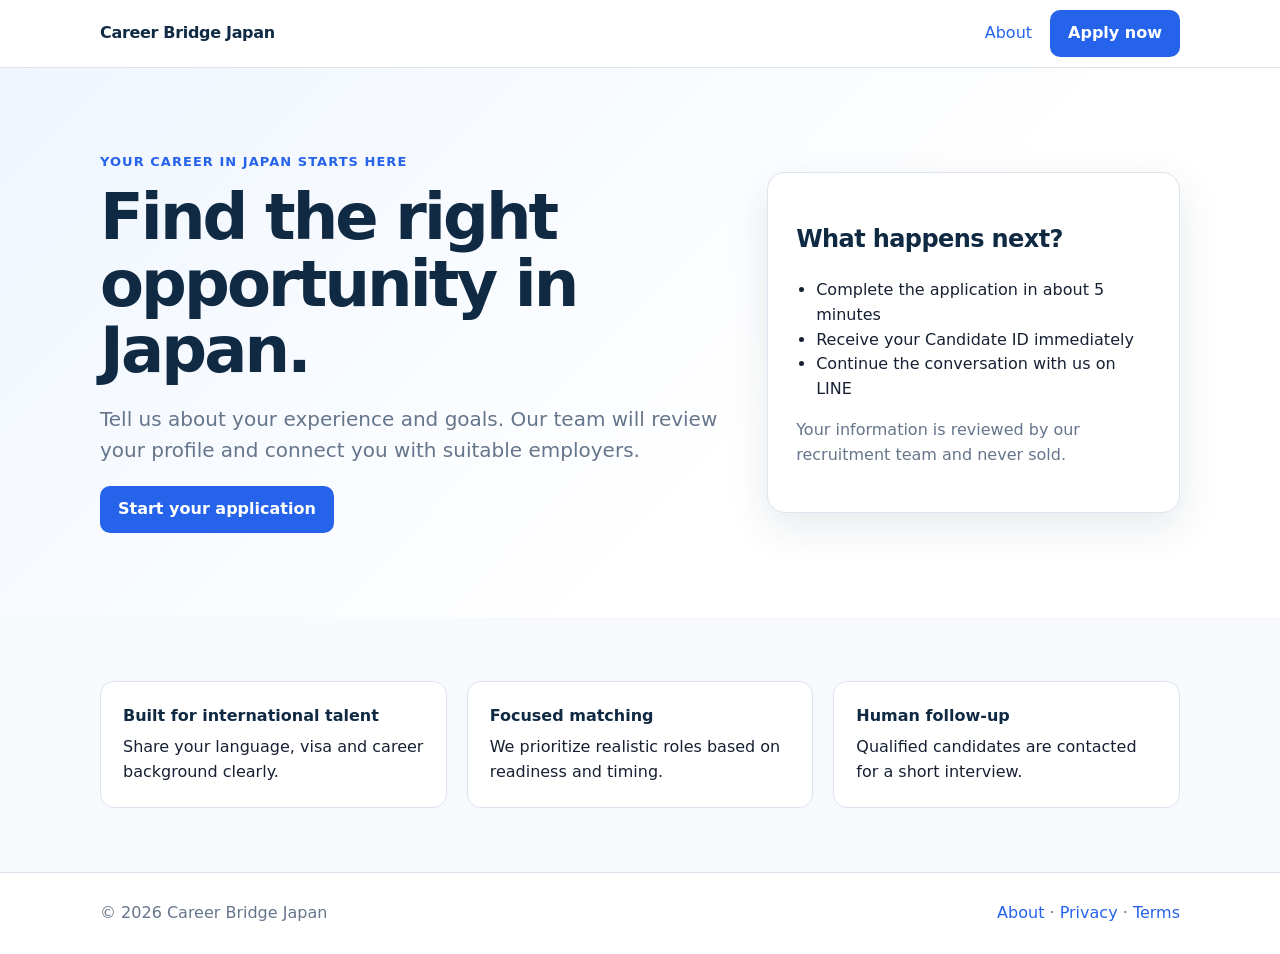
<file: static/index.html>
<!doctype html><html lang="en"><head><meta charset="utf-8"><meta name="viewport" content="width=device-width,initial-scale=1"><title>Career Bridge Japan</title><link rel="stylesheet" href="/static/styles.css"></head><body><nav class="nav"><div class="wrap"><a class="brand" href="/">Career Bridge Japan</a><div class="navlinks"><a href="/about">About</a><a class="btn" href="/apply">Apply now</a></div></div></nav><main><section class="hero"><div class="wrap hero-grid"><div><div class="eyebrow">Your career in Japan starts here</div><h1>Find the right opportunity in Japan.</h1><p class="lead">Tell us about your experience and goals. Our team will review your profile and connect you with suitable employers.</p><a class="btn" href="/apply">Start your application</a></div><div class="hero-card"><h2>What happens next?</h2><ul><li>Complete the application in about 5 minutes</li><li>Receive your Candidate ID immediately</li><li>Continue the conversation with us on LINE</li></ul><p class="muted">Your information is reviewed by our recruitment team and never sold.</p></div></div></section><section class="section"><div class="wrap three"><div class="feature"><b>Built for international talent</b>Share your language, visa and career background clearly.</div><div class="feature"><b>Focused matching</b>We prioritize realistic roles based on readiness and timing.</div><div class="feature"><b>Human follow-up</b>Qualified candidates are contacted for a short interview.</div></div></section></main><footer><div class="wrap"><span>© <span data-year></span> Career Bridge Japan</span><span><a href="/about">About</a> · <a href="/privacy">Privacy</a> · <a href="/terms">Terms</a></span></div></footer><script src="/static/common.js"></script></body></html>
</file>
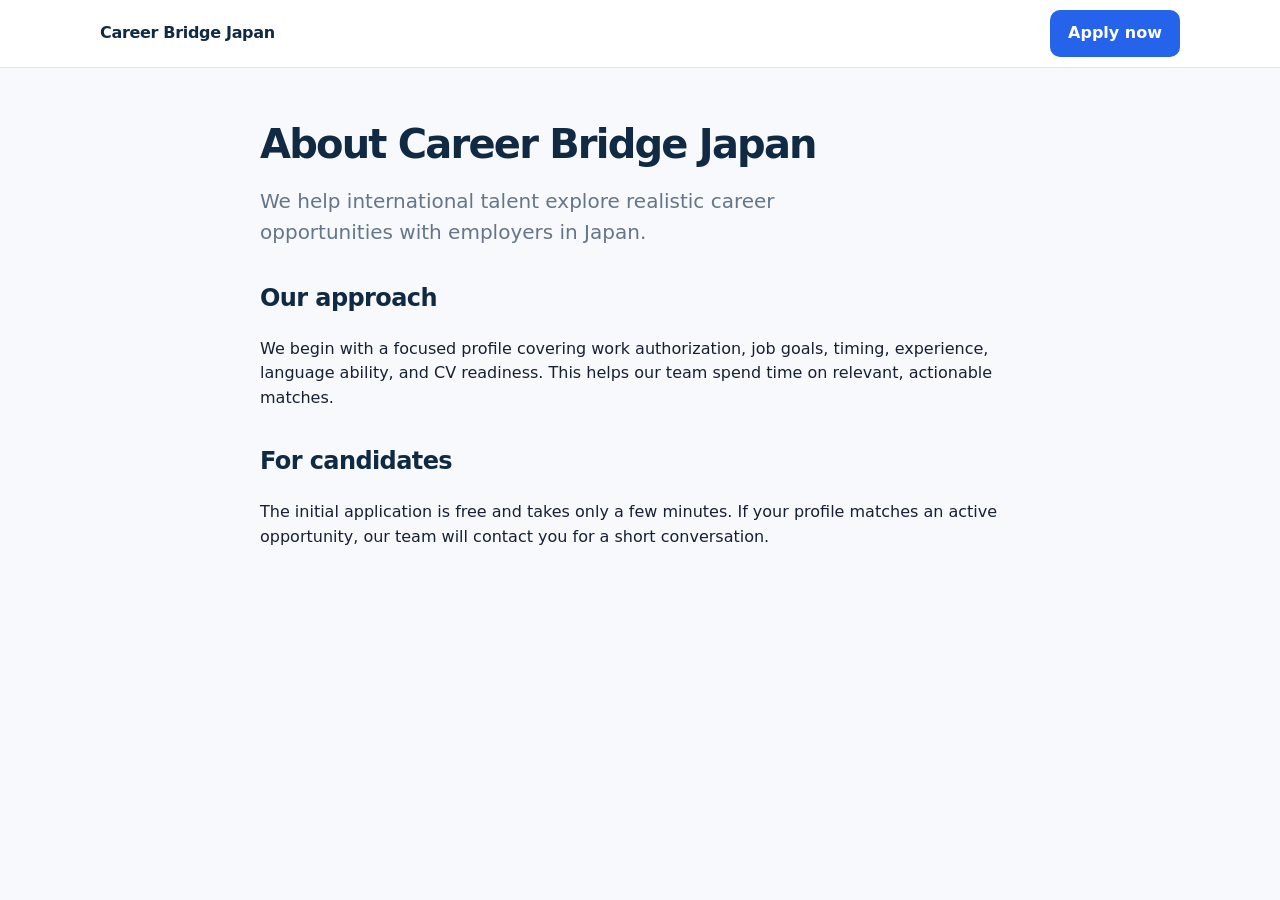
<file: static/about.html>
<!doctype html><html lang="en"><head><meta charset="utf-8"><meta name="viewport" content="width=device-width,initial-scale=1"><title>About — Career Bridge Japan</title><link rel="stylesheet" href="/static/styles.css"></head><body><nav class="nav"><div class="wrap"><a class="brand" href="/">Career Bridge Japan</a><a class="btn" href="/apply">Apply now</a></div></nav><main class="page narrow legal"><h1>About Career Bridge Japan</h1><p class="lead">We help international talent explore realistic career opportunities with employers in Japan.</p><h2>Our approach</h2><p>We begin with a focused profile covering work authorization, job goals, timing, experience, language ability, and CV readiness. This helps our team spend time on relevant, actionable matches.</p><h2>For candidates</h2><p>The initial application is free and takes only a few minutes. If your profile matches an active opportunity, our team will contact you for a short conversation.</p></main></body></html>
</file>
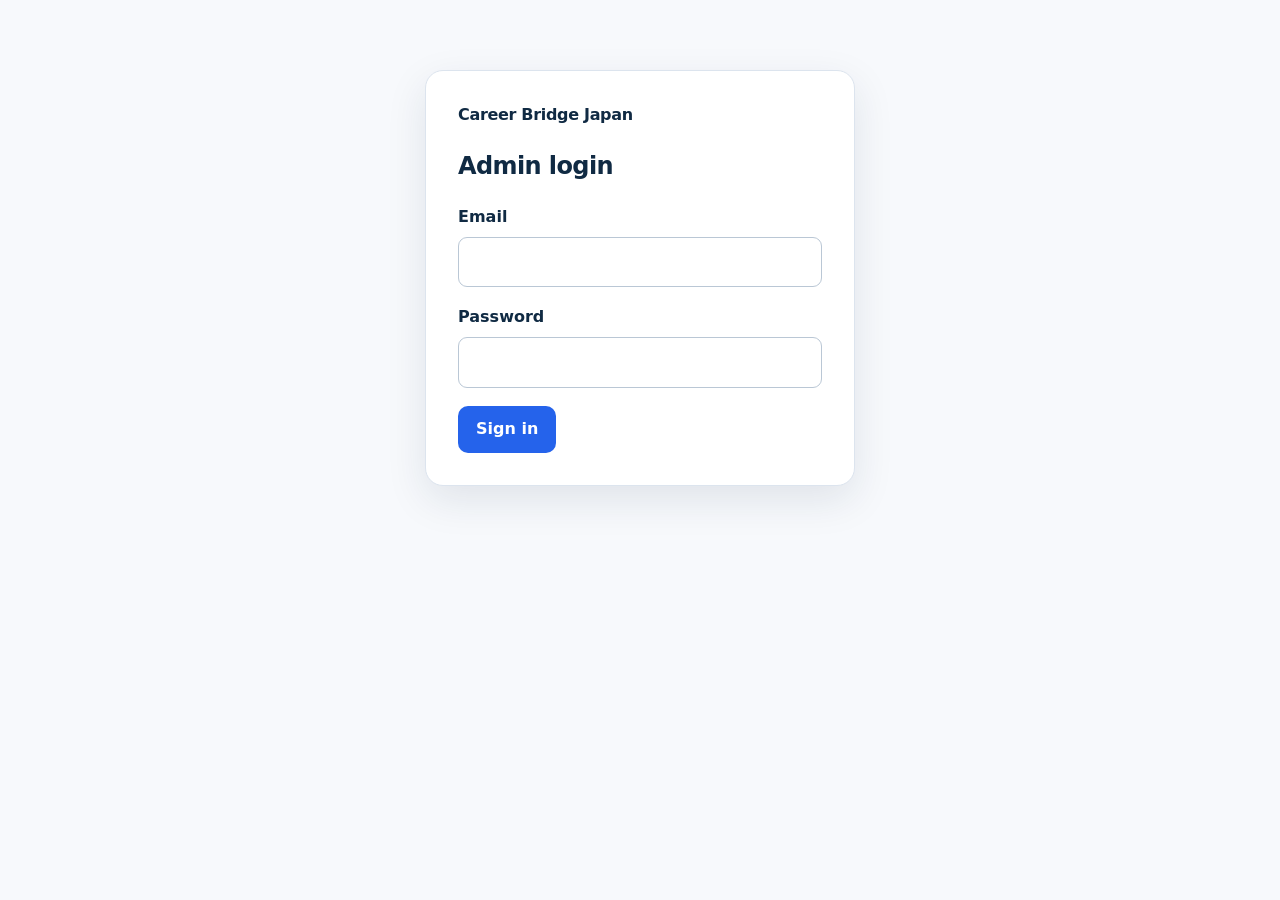
<file: static/admin-login.html>
<!doctype html><html lang="en"><head><meta charset="utf-8"><meta name="viewport" content="width=device-width,initial-scale=1"><title>Admin login — Career Bridge Japan</title><link rel="stylesheet" href="/static/styles.css"></head><body><main class="login"><div class="card"><a class="brand" href="/">Career Bridge Japan</a><h2>Admin login</h2><form id="login"><div class="field"><label>Email</label><input name="email" type="email" autocomplete="username" required></div><div class="field"><label>Password</label><input name="password" type="password" autocomplete="current-password" required></div><div id="err" class="error" hidden></div><button class="btn" type="submit">Sign in</button></form></div></main><script src="/static/common.js"></script><script>document.querySelector('#login').onsubmit=async e=>{e.preventDefault();const b=e.target.querySelector('button'),err=document.querySelector('#err');b.disabled=true;try{await api('/api/admin/login',{method:'POST',body:JSON.stringify(Object.fromEntries(new FormData(e.target)))});location.href='/admin'}catch(x){err.textContent=x.message;err.hidden=false;b.disabled=false}}</script></body></html>
</file>
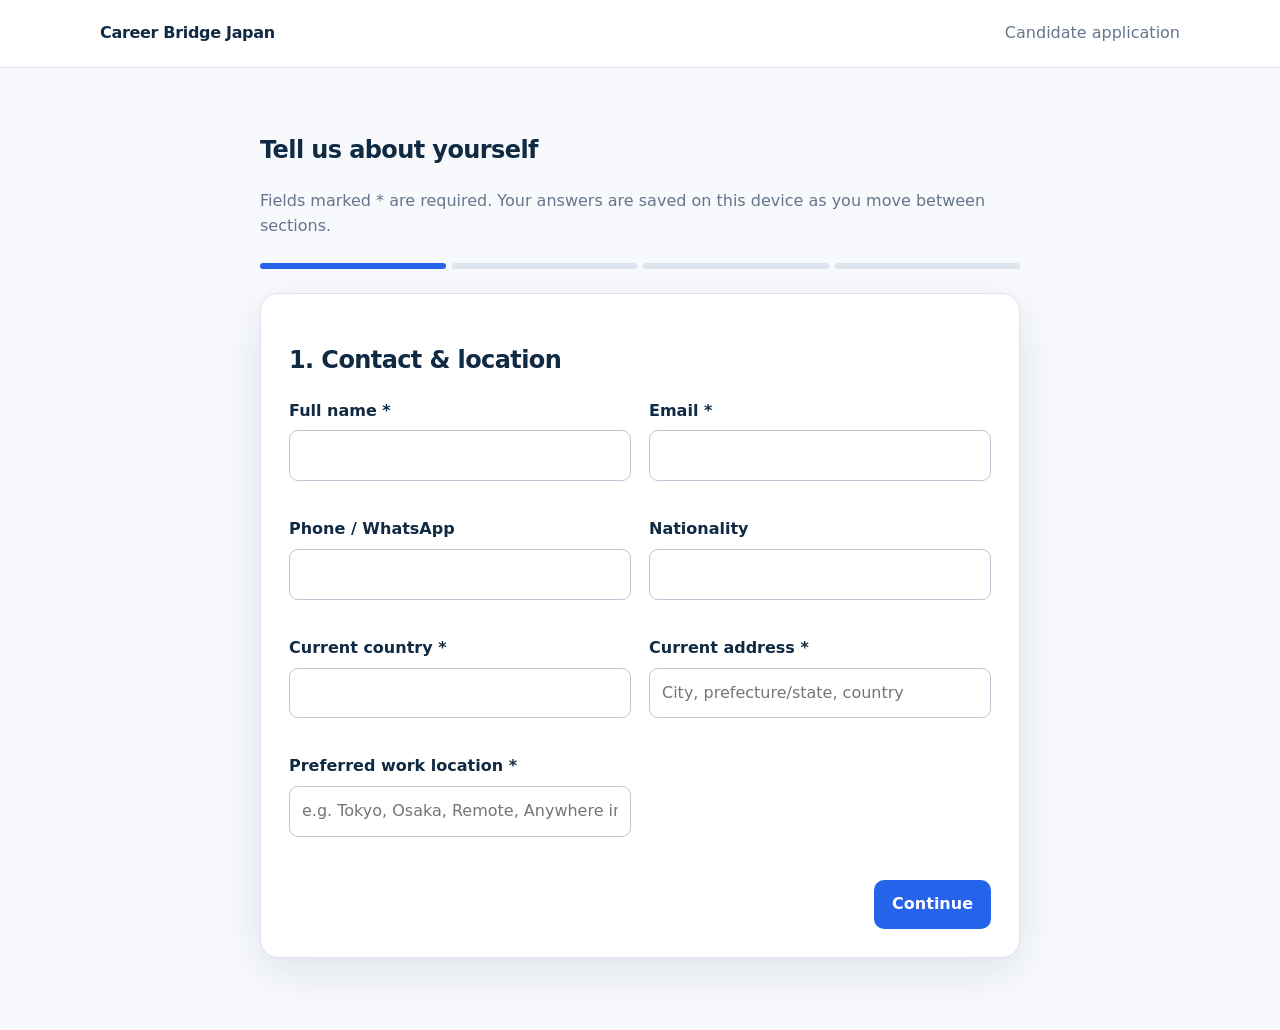
<file: static/apply.html>
<!doctype html><html lang="en"><head><meta charset="utf-8"><meta name="viewport" content="width=device-width,initial-scale=1"><title>Apply — Career Bridge Japan</title><link rel="stylesheet" href="/static/styles.css"></head><body><nav class="nav"><div class="wrap"><a class="brand" href="/">Career Bridge Japan</a><span class="muted">Candidate application</span></div></nav><main class="page narrow"><h2>Tell us about yourself</h2><p class="muted">Fields marked * are required. Your answers are saved on this device as you move between sections.</p><div class="progress" aria-label="Application progress"><i></i><i></i><i></i><i></i></div><form id="application" class="card" novalidate>
<section class="step"><h2>1. Contact & location</h2><div class="grid2"><div class="field"><label>Full name *</label><input name="full_name" autocomplete="name" required></div><div class="field"><label>Email *</label><input name="email" type="email" autocomplete="email" required></div><div class="field"><label>Phone / WhatsApp</label><input name="phone" autocomplete="tel"></div><div class="field"><label>Nationality</label><input name="nationality"></div><div class="field"><label>Current country *</label><input name="current_country" autocomplete="country-name" required></div><div class="field"><label>Current address *</label><input name="current_address" autocomplete="street-address" placeholder="City, prefecture/state, country" required></div><div class="field"><label>Preferred work location *</label><input name="preferred_work_location" placeholder="e.g. Tokyo, Osaka, Remote, Anywhere in Japan" required></div></div></section>
<section class="step"><h2>2. Work feasibility</h2><div class="field"><label>Residence status *</label><select name="residence_status" required><option value="">Select</option><option value="permanent_resident">Permanent resident</option><option value="spouse">Spouse / Long-term resident</option><option value="work_visa">Current work visa</option><option value="student">Student</option><option value="dependent">Dependent</option><option value="specified_skilled">Specified Skilled Worker</option><option value="outside_japan">Outside Japan / No Japan status</option><option value="other">Other</option></select></div><div class="field"><label>Are you legally able to work in Japan? *</label><select name="work_permission" required><option value="">Select</option><option value="yes">Yes</option><option value="needs_support">I need visa sponsorship or support</option><option value="no">No / Not sure</option></select></div><div class="field"><label>Desired job types *</label><textarea name="desired_jobs" placeholder="e.g. Hotel operations, sales, software engineering" required></textarea></div><div class="field"><label>How actively are you looking? *</label><select name="job_intent" required><option value="">Select</option><option value="actively_looking">Actively applying now</option><option value="open_to_offers">Open to suitable opportunities</option><option value="researching">Researching for the future</option></select></div></section>
<section class="step"><h2>3. Skills & readiness</h2><div class="grid2"><div class="field"><label>Japanese level *</label><select name="japanese_level" required><option value="">Select</option><option value="native">Native</option><option value="n1">JLPT N1</option><option value="n2">JLPT N2</option><option value="n3">JLPT N3</option><option value="n4">JLPT N4</option><option value="n5">JLPT N5</option><option value="none">No Japanese yet</option></select></div><div class="field"><label>English level *</label><select name="english_level" required><option value="">Select</option><option value="native">Native</option><option value="business">Business</option><option value="conversational">Conversational</option><option value="basic">Basic</option><option value="none">None</option></select></div><div class="field"><label>Other languages</label><input name="other_languages"></div><div class="field"><label>Years of relevant experience *</label><select name="years_experience" required><option value="">Select</option><option value="0">Less than 1 year</option><option value="1-2">1–2 years</option><option value="3-5">3–5 years</option><option value="6+">6+ years</option></select></div></div><div class="field"><label>Experience and key skills *</label><textarea name="skills" placeholder="Briefly describe your strongest experience and skills" required></textarea></div><div class="grid2"><div class="field"><label>When can you start? *</label><select name="start_timing" required><option value="">Select</option><option value="immediately">Immediately</option><option value="within_1_month">Within 1 month</option><option value="within_3_months">Within 3 months</option><option value="within_6_months">Within 6 months</option><option value="later">More than 6 months</option></select></div><div class="field"><label>CV readiness *</label><select name="cv_readiness" required><option value="">Select</option><option value="ready">Ready to send</option><option value="needs_update">Available but needs an update</option><option value="need_help">I need help creating one</option></select></div></div></section>
<section class="step"><h2>4. Interview & consent</h2><p class="muted">Choose a suitable interview time and confirm how we may use your information.</p><div class="grid2"><div class="field"><label>Preferred interview date and time *</label><input name="interview_datetime" type="datetime-local" required></div><div class="field"><label>Timezone *</label><select name="timezone" required><option value="">Select</option><option>Asia/Tokyo (UTC+9)</option><option>Asia/Manila (UTC+8)</option><option>Asia/Jakarta (UTC+7)</option><option>Asia/Kolkata (UTC+5:30)</option><option>Europe/London</option><option>America/New_York</option><option>Other</option></select><small>The interview time will be interpreted in this timezone.</small></div></div><div class="field"><label>Anything else we should know?</label><textarea name="notes"></textarea></div><label class="check"><input type="checkbox" name="privacy_consent" required><span>I have read the <a href="/privacy" target="_blank">Privacy Policy</a> and consent to the processing of my personal data. *</span></label><label class="check"><input type="checkbox" name="contact_consent"><span>I agree to receive relevant job and interview updates from Career Bridge Japan.</span></label><div id="form-error" class="error" hidden></div></section>
<div class="actions"><button type="button" class="btn secondary" id="back">Back</button><button type="button" class="btn" id="next">Continue</button><button type="submit" class="btn" id="submit" hidden>Submit application</button></div></form></main><script src="/static/common.js"></script><script src="/static/apply.js"></script></body></html>
</file>
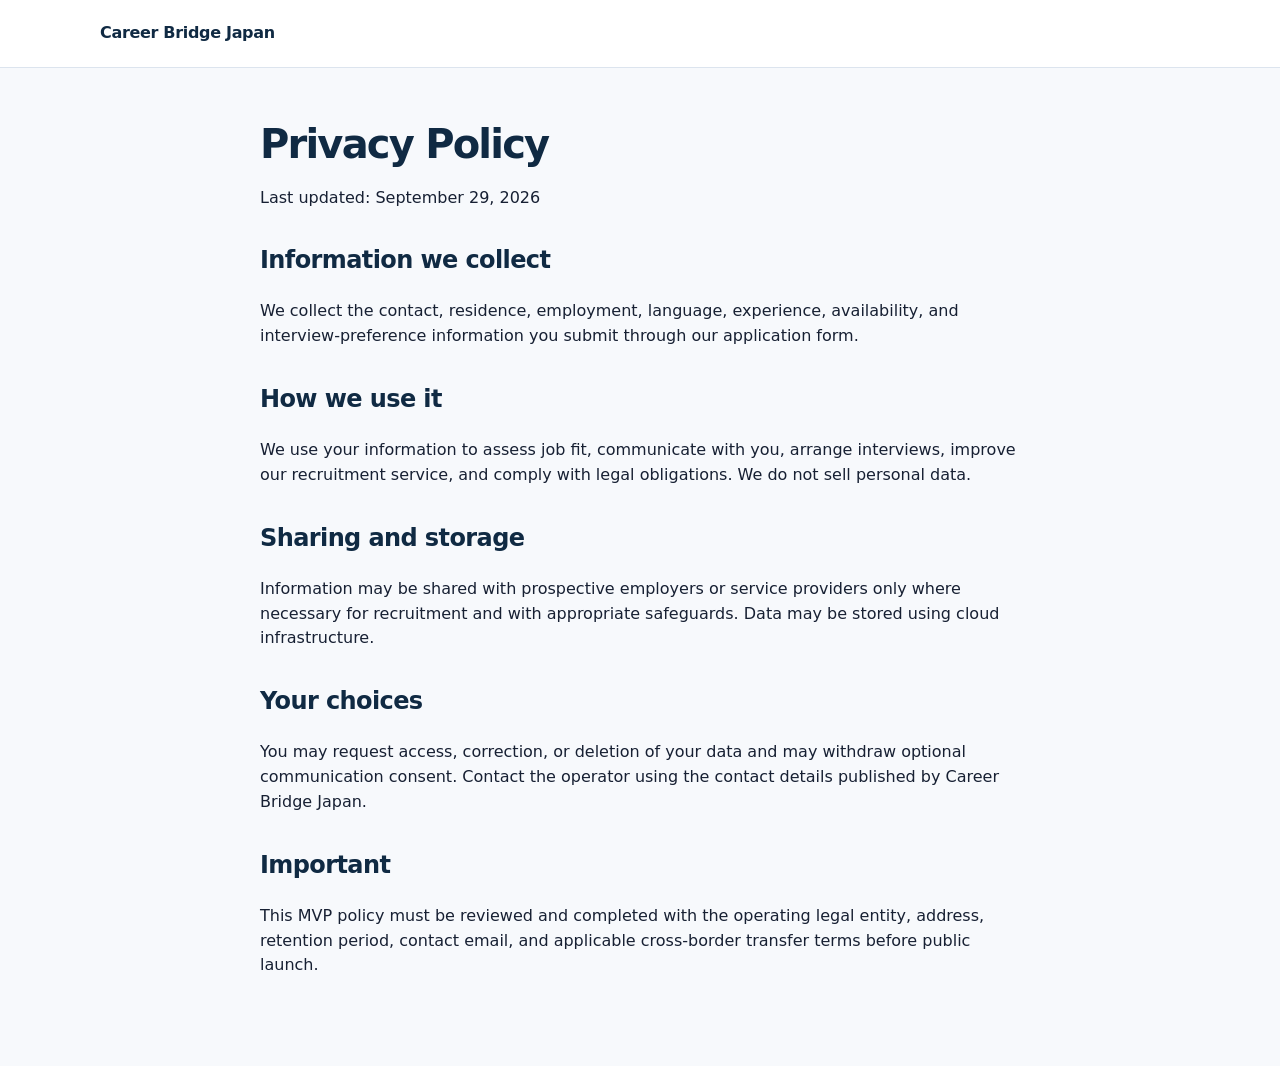
<file: static/privacy.html>
<!doctype html><html lang="en"><head><meta charset="utf-8"><meta name="viewport" content="width=device-width,initial-scale=1"><title>Privacy Policy — Career Bridge Japan</title><link rel="stylesheet" href="/static/styles.css"></head><body><nav class="nav"><div class="wrap"><a class="brand" href="/">Career Bridge Japan</a></div></nav><main class="page narrow legal"><h1>Privacy Policy</h1><p>Last updated: September 29, 2026</p><h2>Information we collect</h2><p>We collect the contact, residence, employment, language, experience, availability, and interview-preference information you submit through our application form.</p><h2>How we use it</h2><p>We use your information to assess job fit, communicate with you, arrange interviews, improve our recruitment service, and comply with legal obligations. We do not sell personal data.</p><h2>Sharing and storage</h2><p>Information may be shared with prospective employers or service providers only where necessary for recruitment and with appropriate safeguards. Data may be stored using cloud infrastructure.</p><h2>Your choices</h2><p>You may request access, correction, or deletion of your data and may withdraw optional communication consent. Contact the operator using the contact details published by Career Bridge Japan.</p><h2>Important</h2><p>This MVP policy must be reviewed and completed with the operating legal entity, address, retention period, contact email, and applicable cross-border transfer terms before public launch.</p></main></body></html>
</file>
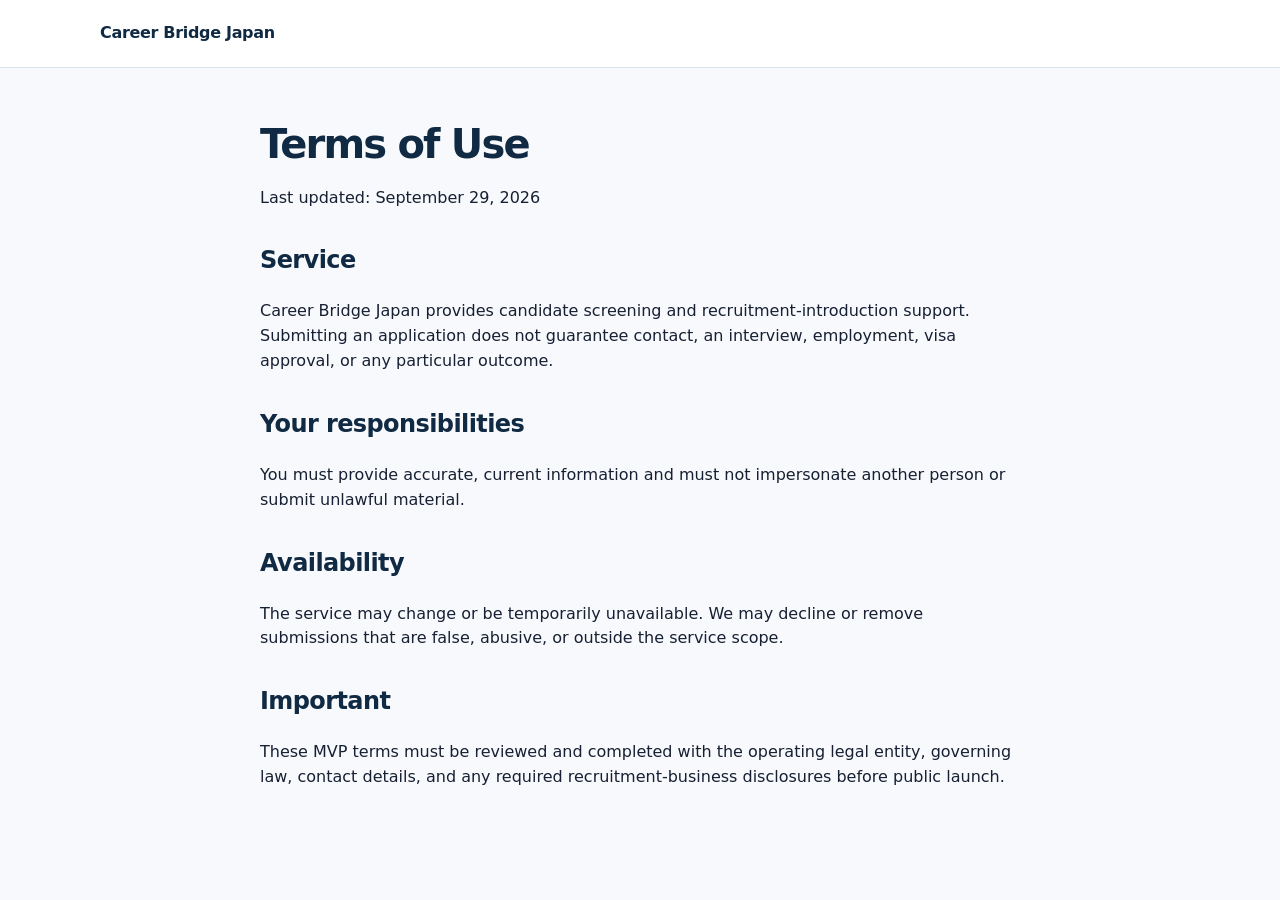
<file: static/terms.html>
<!doctype html><html lang="en"><head><meta charset="utf-8"><meta name="viewport" content="width=device-width,initial-scale=1"><title>Terms — Career Bridge Japan</title><link rel="stylesheet" href="/static/styles.css"></head><body><nav class="nav"><div class="wrap"><a class="brand" href="/">Career Bridge Japan</a></div></nav><main class="page narrow legal"><h1>Terms of Use</h1><p>Last updated: September 29, 2026</p><h2>Service</h2><p>Career Bridge Japan provides candidate screening and recruitment-introduction support. Submitting an application does not guarantee contact, an interview, employment, visa approval, or any particular outcome.</p><h2>Your responsibilities</h2><p>You must provide accurate, current information and must not impersonate another person or submit unlawful material.</p><h2>Availability</h2><p>The service may change or be temporarily unavailable. We may decline or remove submissions that are false, abusive, or outside the service scope.</p><h2>Important</h2><p>These MVP terms must be reviewed and completed with the operating legal entity, governing law, contact details, and any required recruitment-business disclosures before public launch.</p></main></body></html>
</file>
<file: static/styles.css>
:root{--navy:#102a43;--blue:#2563eb;--sky:#eff6ff;--ink:#172033;--muted:#65758b;--line:#dce4ee;--ok:#0f766e;--warn:#b45309;--bad:#b42318;--white:#fff;--shadow:0 14px 40px rgba(16,42,67,.1)}*{box-sizing:border-box}body{margin:0;font:16px/1.55 system-ui,-apple-system,BlinkMacSystemFont,"Segoe UI",sans-serif;color:var(--ink);background:#f7f9fc}a{color:var(--blue);text-decoration:none}button,input,select,textarea{font:inherit}button{cursor:pointer}.wrap{width:min(1080px,calc(100% - 32px));margin:auto}.nav{height:68px;background:var(--white);border-bottom:1px solid var(--line);display:flex;align-items:center}.nav .wrap{display:flex;align-items:center;justify-content:space-between}.brand{font-weight:800;color:var(--navy);letter-spacing:-.02em}.navlinks{display:flex;gap:18px;align-items:center}.btn{display:inline-flex;align-items:center;justify-content:center;border:0;border-radius:10px;padding:11px 18px;font-weight:700;background:var(--blue);color:#fff}.btn.secondary{background:#fff;color:var(--navy);border:1px solid var(--line)}.btn.danger{background:var(--bad)}.hero{padding:84px 0;background:linear-gradient(135deg,#eff6ff,#fff 62%)}.hero-grid{display:grid;grid-template-columns:1.2fr .8fr;gap:48px;align-items:center}.eyebrow{font-weight:800;color:var(--blue);text-transform:uppercase;letter-spacing:.08em;font-size:13px}h1{font-size:clamp(38px,6vw,64px);line-height:1.04;letter-spacing:-.045em;margin:12px 0 20px;color:var(--navy)}h2{color:var(--navy);letter-spacing:-.025em}.lead{font-size:20px;color:var(--muted);max-width:650px}.hero-card,.card{background:#fff;border:1px solid var(--line);border-radius:18px;padding:28px;box-shadow:var(--shadow)}.hero-card ul{padding-left:20px}.section{padding:64px 0}.three{display:grid;grid-template-columns:repeat(3,1fr);gap:20px}.feature{background:#fff;border:1px solid var(--line);border-radius:14px;padding:22px}.feature b{display:block;margin-bottom:7px;color:var(--navy)}footer{border-top:1px solid var(--line);background:#fff;padding:28px 0;color:var(--muted)}footer .wrap{display:flex;justify-content:space-between;gap:20px;flex-wrap:wrap}.page{padding:44px 0 72px}.page.narrow{width:min(760px,calc(100% - 32px));margin:auto}.progress{display:flex;gap:6px;margin:24px 0}.progress i{height:6px;flex:1;border-radius:6px;background:var(--line)}.progress i.on{background:var(--blue)}.step{display:none}.step.active{display:block}.grid2{display:grid;grid-template-columns:1fr 1fr;gap:18px}.field{margin:0 0 18px}.field label{display:block;font-weight:700;margin-bottom:7px;color:var(--navy)}.field input,.field select,.field textarea{width:100%;border:1px solid #bac7d5;border-radius:9px;padding:12px;background:#fff;color:var(--ink)}.field textarea{min-height:110px;resize:vertical}.field small{display:block;color:var(--muted);margin-top:5px}.radio-grid{display:grid;grid-template-columns:1fr 1fr;gap:10px}.option{border:1px solid var(--line);border-radius:10px;padding:11px;display:flex;gap:9px;align-items:center}.actions{display:flex;justify-content:space-between;gap:12px;margin-top:25px}.check{display:flex;gap:10px;align-items:flex-start;margin:15px 0}.error{color:var(--bad);background:#fff1f0;border:1px solid #fecdca;padding:11px;border-radius:8px;margin:12px 0}.success{color:var(--ok);background:#ecfdf5;padding:11px;border-radius:8px}.muted{color:var(--muted)}.admin-head,.filters{display:flex;justify-content:space-between;align-items:center;gap:12px;flex-wrap:wrap}.filters{justify-content:flex-start;margin:20px 0}.filters input,.filters select{padding:10px;border:1px solid var(--line);border-radius:8px}.table-wrap{overflow:auto;background:#fff;border:1px solid var(--line);border-radius:12px}table{border-collapse:collapse;width:100%;min-width:850px}th,td{text-align:left;padding:12px;border-bottom:1px solid var(--line);font-size:14px}th{background:#f8fafc;color:var(--navy)}.badge{display:inline-block;border-radius:20px;padding:3px 9px;font-size:12px;font-weight:800}.high{background:#fee2e2;color:#991b1b}.medium{background:#fef3c7;color:#92400e}.low{background:#dcfce7;color:#166534}.linkbtn{border:0;background:none;color:var(--blue);padding:0}.drawer{position:fixed;inset:0 0 0 auto;width:min(620px,100%);background:#fff;box-shadow:-10px 0 40px #0002;padding:28px;overflow:auto;z-index:10}.drawer[hidden]{display:none}.drawer-close{float:right}.details{display:grid;grid-template-columns:170px 1fr;gap:8px 14px}.details dt{font-weight:700;color:var(--muted)}.details dd{margin:0;white-space:pre-wrap}.legal h1{font-size:40px}.legal h2{margin-top:32px}.login{width:min(430px,calc(100% - 32px));margin:70px auto}.login .card{padding:32px}.center{text-align:center}.success-mark{font-size:64px;color:var(--ok)}@media(max-width:720px){.hero{padding:52px 0}.hero-grid,.three,.grid2{grid-template-columns:1fr}.navlinks a:not(.btn){display:none}.radio-grid{grid-template-columns:1fr}.card{padding:20px}.actions .btn{flex:1}.details{grid-template-columns:1fr}.details dd{margin-bottom:12px}}

[hidden]{display:none!important}
</file>
